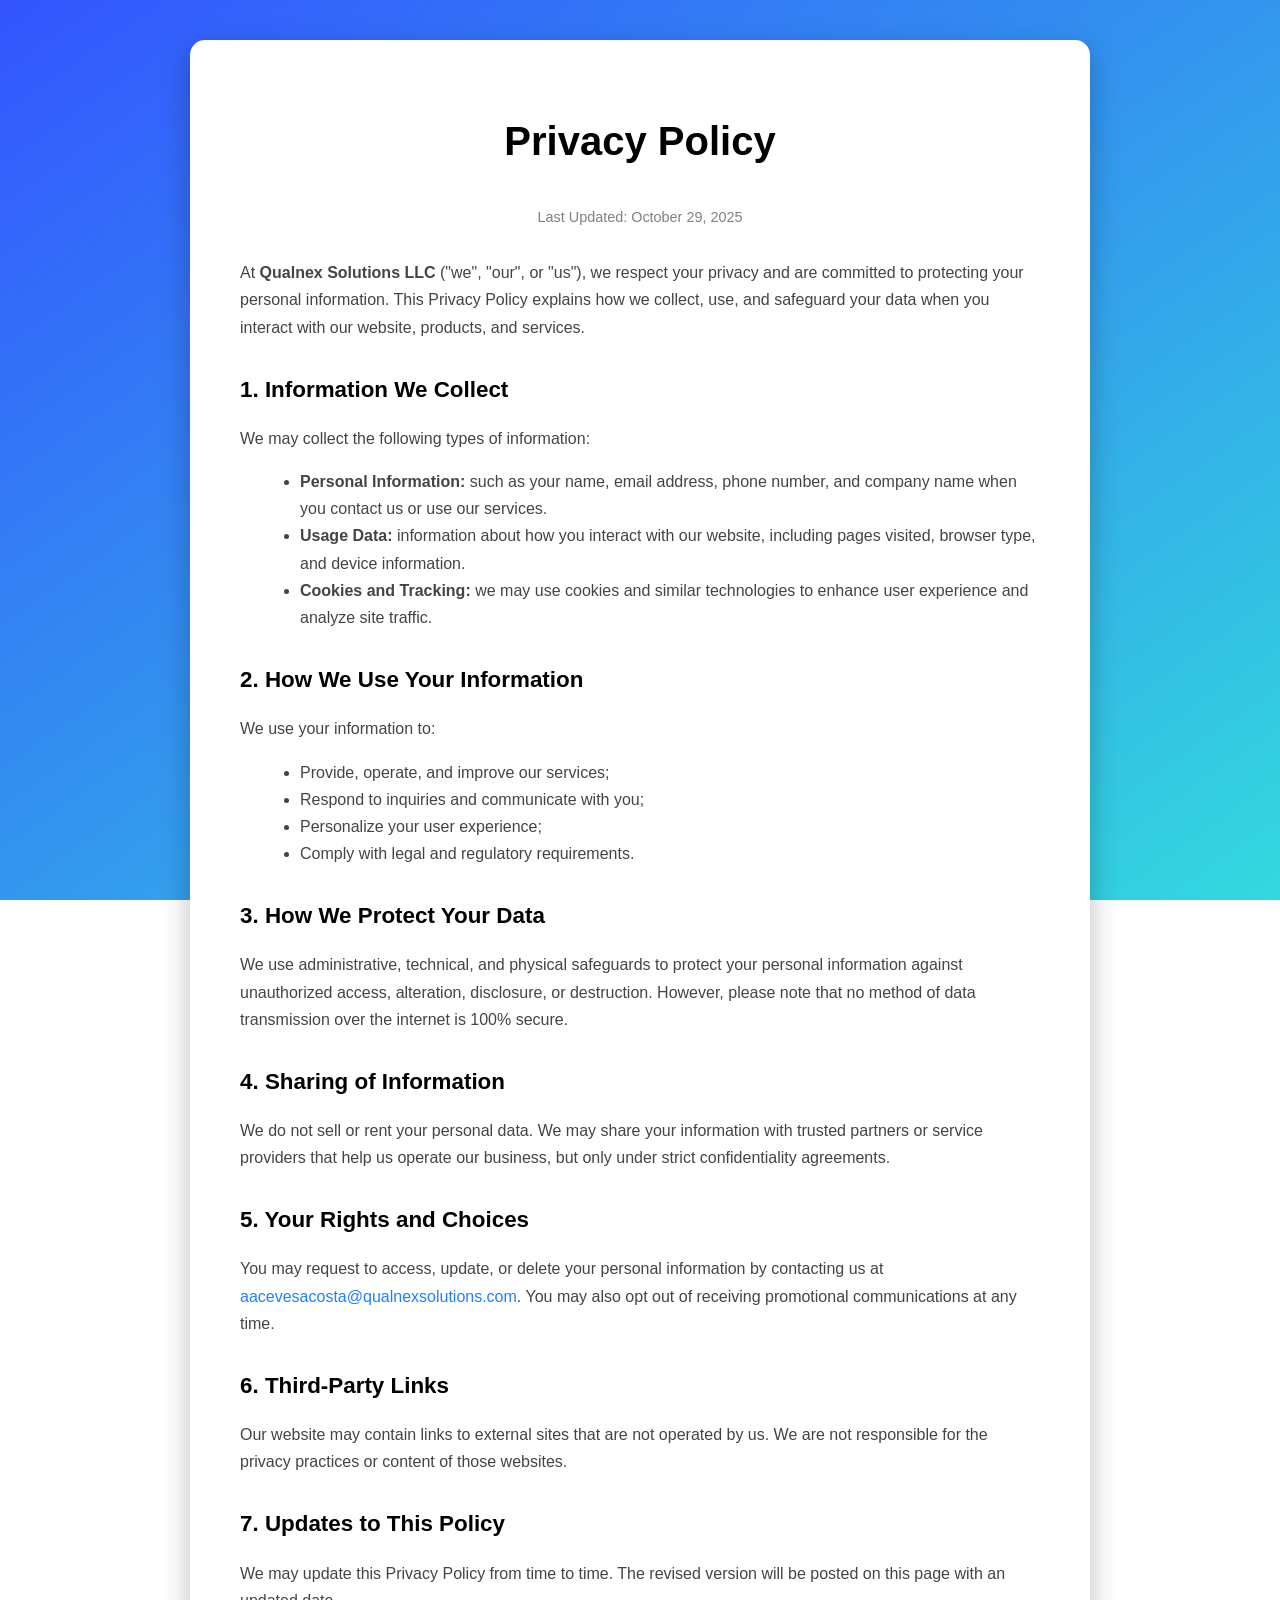
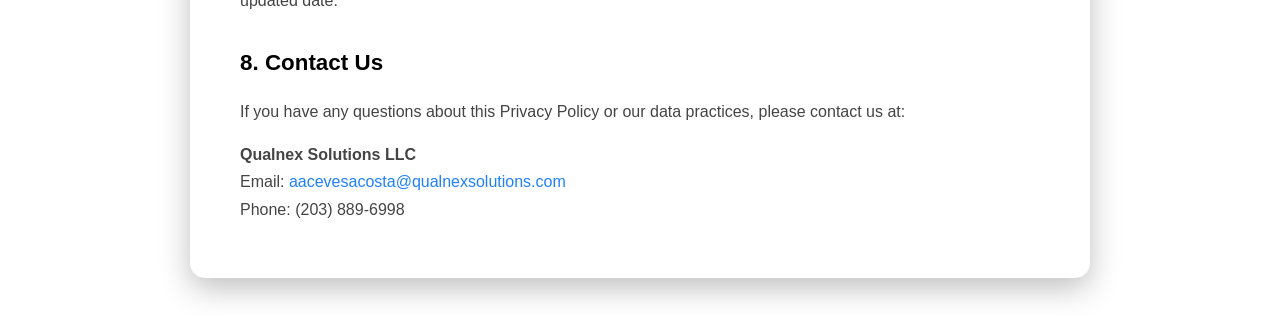
<file: privacy.html>
<!DOCTYPE html>
<html lang="en">
<head>
  <meta charset="UTF-8">
  <meta name="viewport" content="width=device-width, initial-scale=1.0">
  <title>Privacy Policy | Qualnex Solutions LLC</title>
  <style>
    /* Background gradient (fixed) */
    body {
      margin: 0;
      font-family: "Inter", Arial, sans-serif;
      background: linear-gradient(to bottom right, rgba(0, 42, 255, 0.8), rgba(0, 207, 214, 0.8));
      background-attachment: fixed;
      background-size: cover;
      display: flex;
      justify-content: center;
      align-items: flex-start;
      min-height: 100vh;
      padding: 40px 20px;
    }

    /* Centered white box */
    .policy-container {
      background: white;
      color: #333;
      max-width: 800px;
      width: 100%;
      border-radius: 15px;
      box-shadow: 0 10px 30px rgba(0, 0, 0, 0.25);
      padding: 40px 50px;
      line-height: 1.7;
      overflow-y: auto;
    }

    h1 {
      color: black;
      font-size: 2.5rem;
      text-align: center;
      margin-bottom: 30px;
    }

    h2 {
      color: black;
      font-size: 1.4rem;
      margin-top: 30px;
      margin-bottom: 10px;
    }

    p {
      color: #444;
      margin-bottom: 15px;
    }

    ul {
      color: #444;
      margin-left: 20px;
    }

    a {
      color: #1f80ff;
      text-decoration: none;
    }

    a:hover {
      text-decoration: underline;
    }

    .last-updated {
      text-align: center;
      color: gray;
      font-size: 0.9rem;
      margin-bottom: 30px;
    }

    @media (max-width: 768px) {
      .policy-container {
        padding: 25px 20px;
      }
      h1 {
        font-size: 2rem;
      }
    }
  </style>
</head>
<body>
  <div class="policy-container">
    <h1>Privacy Policy</h1>
    <p class="last-updated">Last Updated: October 29, 2025</p>

    <p>At <strong>Qualnex Solutions LLC</strong> ("we", "our", or "us"), we respect your privacy and are committed to protecting your personal information. This Privacy Policy explains how we collect, use, and safeguard your data when you interact with our website, products, and services.</p>

    <h2>1. Information We Collect</h2>
    <p>We may collect the following types of information:</p>
    <ul>
      <li><strong>Personal Information:</strong> such as your name, email address, phone number, and company name when you contact us or use our services.</li>
      <li><strong>Usage Data:</strong> information about how you interact with our website, including pages visited, browser type, and device information.</li>
      <li><strong>Cookies and Tracking:</strong> we may use cookies and similar technologies to enhance user experience and analyze site traffic.</li>
    </ul>

    <h2>2. How We Use Your Information</h2>
    <p>We use your information to:</p>
    <ul>
      <li>Provide, operate, and improve our services;</li>
      <li>Respond to inquiries and communicate with you;</li>
      <li>Personalize your user experience;</li>
      <li>Comply with legal and regulatory requirements.</li>
    </ul>

    <h2>3. How We Protect Your Data</h2>
    <p>We use administrative, technical, and physical safeguards to protect your personal information against unauthorized access, alteration, disclosure, or destruction. However, please note that no method of data transmission over the internet is 100% secure.</p>

    <h2>4. Sharing of Information</h2>
    <p>We do not sell or rent your personal data. We may share your information with trusted partners or service providers that help us operate our business, but only under strict confidentiality agreements.</p>

    <h2>5. Your Rights and Choices</h2>
    <p>You may request to access, update, or delete your personal information by contacting us at <a href="mailto:aacevesacosta@qualnexsolutions.com">aacevesacosta@qualnexsolutions.com</a>. You may also opt out of receiving promotional communications at any time.</p>

    <h2>6. Third-Party Links</h2>
    <p>Our website may contain links to external sites that are not operated by us. We are not responsible for the privacy practices or content of those websites.</p>

    <h2>7. Updates to This Policy</h2>
    <p>We may update this Privacy Policy from time to time. The revised version will be posted on this page with an updated date.</p>

    <h2>8. Contact Us</h2>
    <p>If you have any questions about this Privacy Policy or our data practices, please contact us at:</p>
    <p><strong>Qualnex Solutions LLC</strong><br>
    Email: <a href="mailto:aacevesacosta@qualnexsolutions.com">aacevesacosta@qualnexsolutions.com</a><br>
    Phone: (203) 889-6998</p>
  </div>
</body>
</html>
</file>
